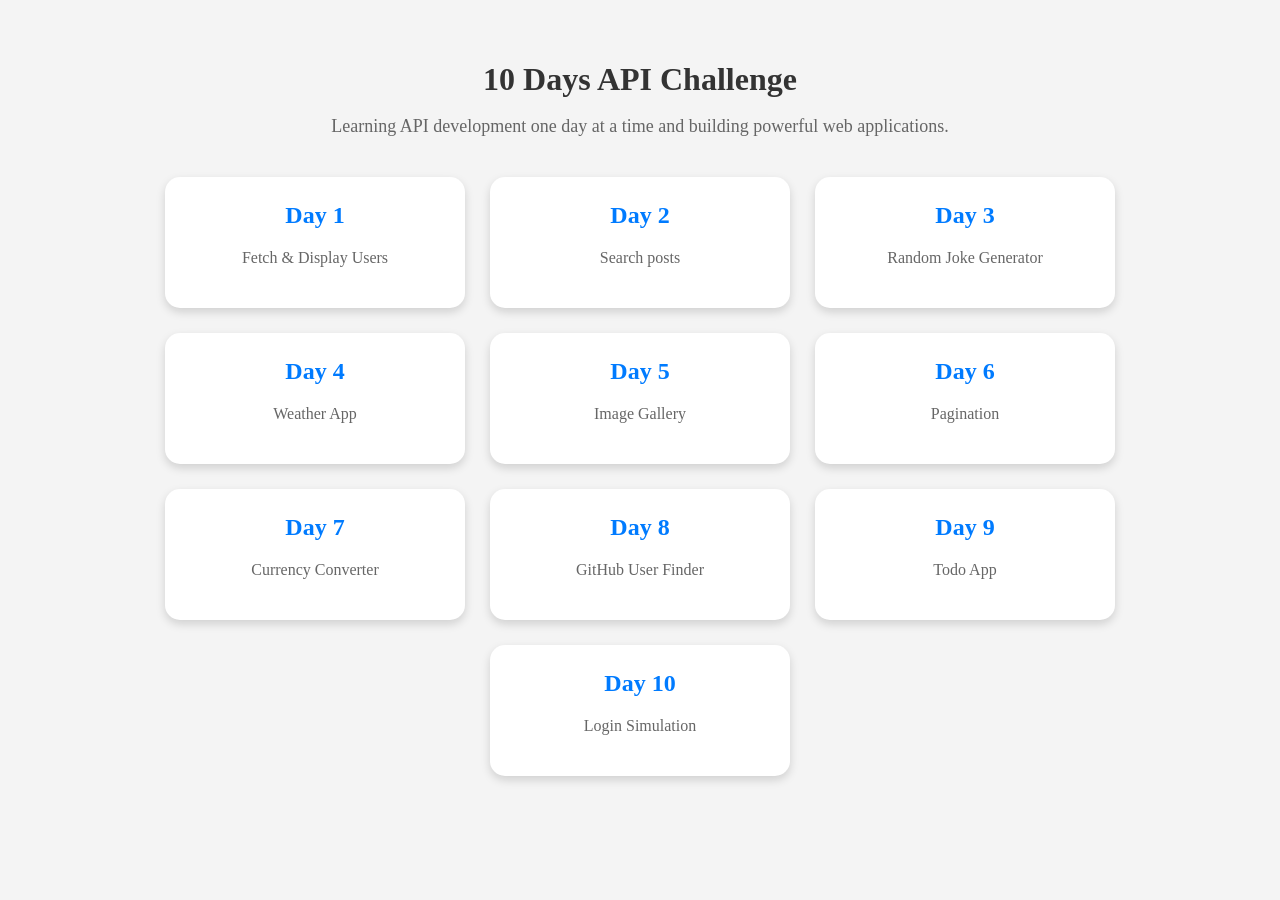
<file: index.html>
<!DOCTYPE html>
<html lang="en">
<head>
    <meta charset="UTF-8">
    <meta name="viewport" content="width=device-width, initial-scale=1.0">
    <title>10 Days API Challenge</title>
    <link rel="stylesheet" href="style.css">
</head>
<body>

    <div class="container">
        <h1> 10 Days API Challenge</h1>
        <p class="subtitle">
            Learning API development one day at a time and building powerful web applications.
        </p>
        <div class="cards">
            <a href="Day 1/index.html" class="day-card">
                <h2>Day 1</h2>
                <p>Fetch & Display Users </p>
            </a>
            <a href="Day 2/index.html" class="day-card">
                <h2>Day 2</h2>
                <p>Search posts  </p>
            </a>
             <a href="Day 3/index.html" class="day-card">
                <h2>Day 3</h2>
                <p>Random Joke Generator </p>
            </a>   
             <a href="Day 4/index.html" class="day-card">
                <h2>Day 4</h2>
                <p>Weather App </p>
            </a>   
            <a href="Day 5/index.html" class="day-card">
                <h2>Day 5</h2>
                <p>Image Gallery </p>
            </a>
            <a href="Day 6/index.html" class="day-card">
                <h2>Day 6</h2>
                <p>Pagination</p>
            </a>
              <a href="Day 7/index.html" class="day-card">
                <h2>Day 7</h2>
                <p> Currency Converter</p>
            </a>
            <a href="Day 8/index.html" class="day-card">
                <h2>Day 8</h2>
                <p>GitHub User Finder</p>
            </a>
            <a href="Day 9/index.html" class="day-card">
                <h2>Day 9</h2>
                <p>Todo App</p>
            </a>
             <a href="Day 10/index.html" class="day-card">
                <h2>Day 10</h2>
                <p> Login Simulation</p>
            </a>

        </div>
    </div>

</body>
</html>
</file>
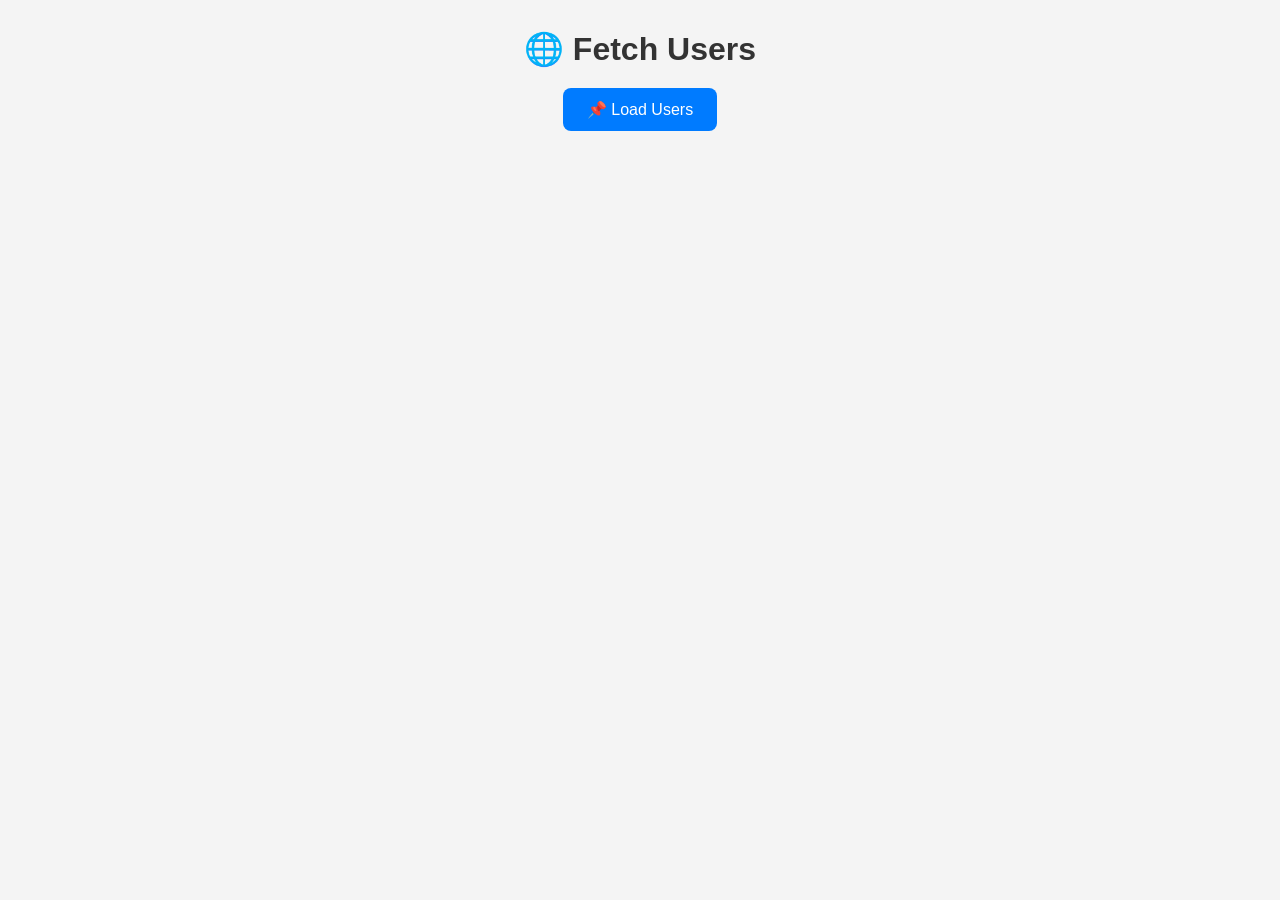
<file: Day 1/index.html>
<!DOCTYPE html>
<html>
<head>
    <title>Day 1 Fetch Users</title>
    <link rel="stylesheet" href="style.css">
</head>
<body>

    <h1> 🌐 Fetch Users</h1>

    <button id="loadBtn">
        📌 Load Users
    </button>

    <div id="users"></div>

    <script src="script.js"></script>

</body>
</html>
</file>
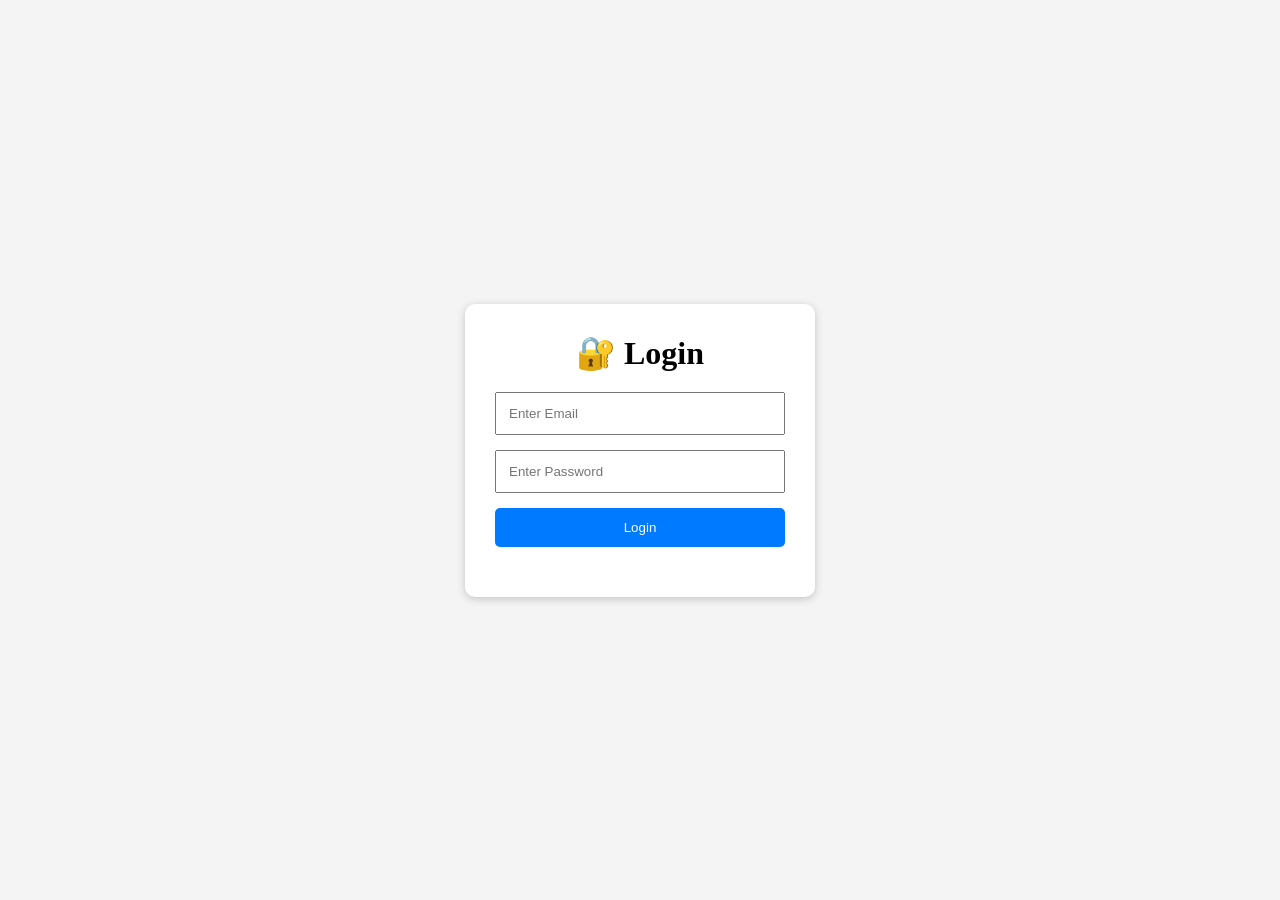
<file: Day 10/index.html>
<!DOCTYPE html>
<html lang="en">
<head>
    <meta charset="UTF-8">
    <meta name="viewport" content="width=device-width, initial-scale=1.0">
    <title>Day 10 - Login Simulation</title>
    <link rel="stylesheet" href="style.css">
</head>
<body>
<div class="container">
    <h1>🔐 Login</h1>
    <input
        type="email"
        id="email"
        placeholder="Enter Email">
    <input
        type="password"
        id="password"
        placeholder="Enter Password">
    <button id="loginBtn">
        Login
    </button>
    <div id="message"></div>
</div>
<script src="script.js"></script>
</body>
</html>
</file>
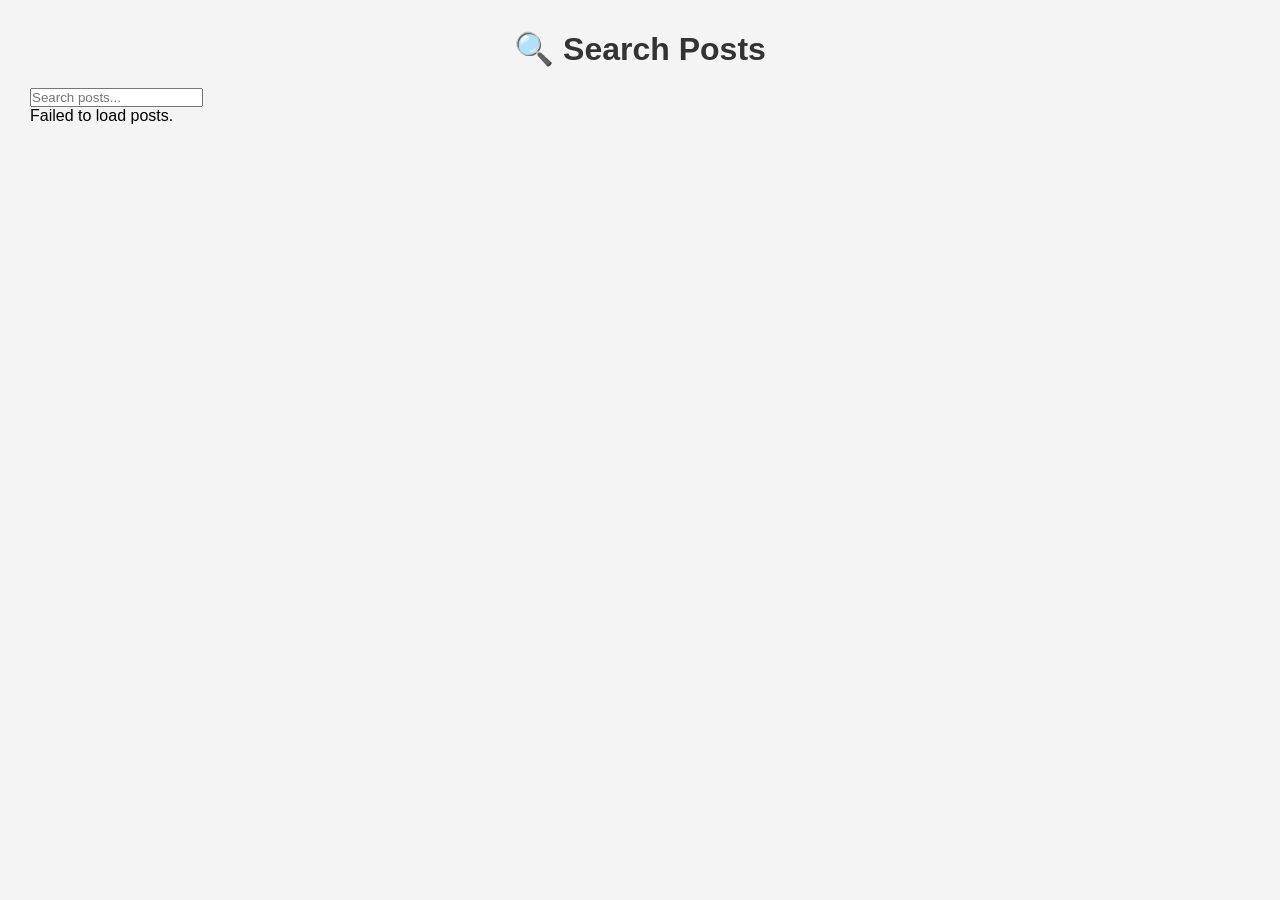
<file: Day 2/index.html>
<!DOCTYPE html>
<html lang="en">
<head>
    <meta charset="UTF-8">
    <meta name="viewport" content="width=device-width, initial-scale=1.0">
    <title> Day 2 Search posts  </title>
    <link rel="stylesheet" href="style.css">
</head>
<body>

    <h1>🔍 Search Posts</h1>
    <input type="text" id="searchInput" placeholder="Search posts...">
    <div id="results"></div>
    <script src="script.js"></script>
</body>
</html>
</file>
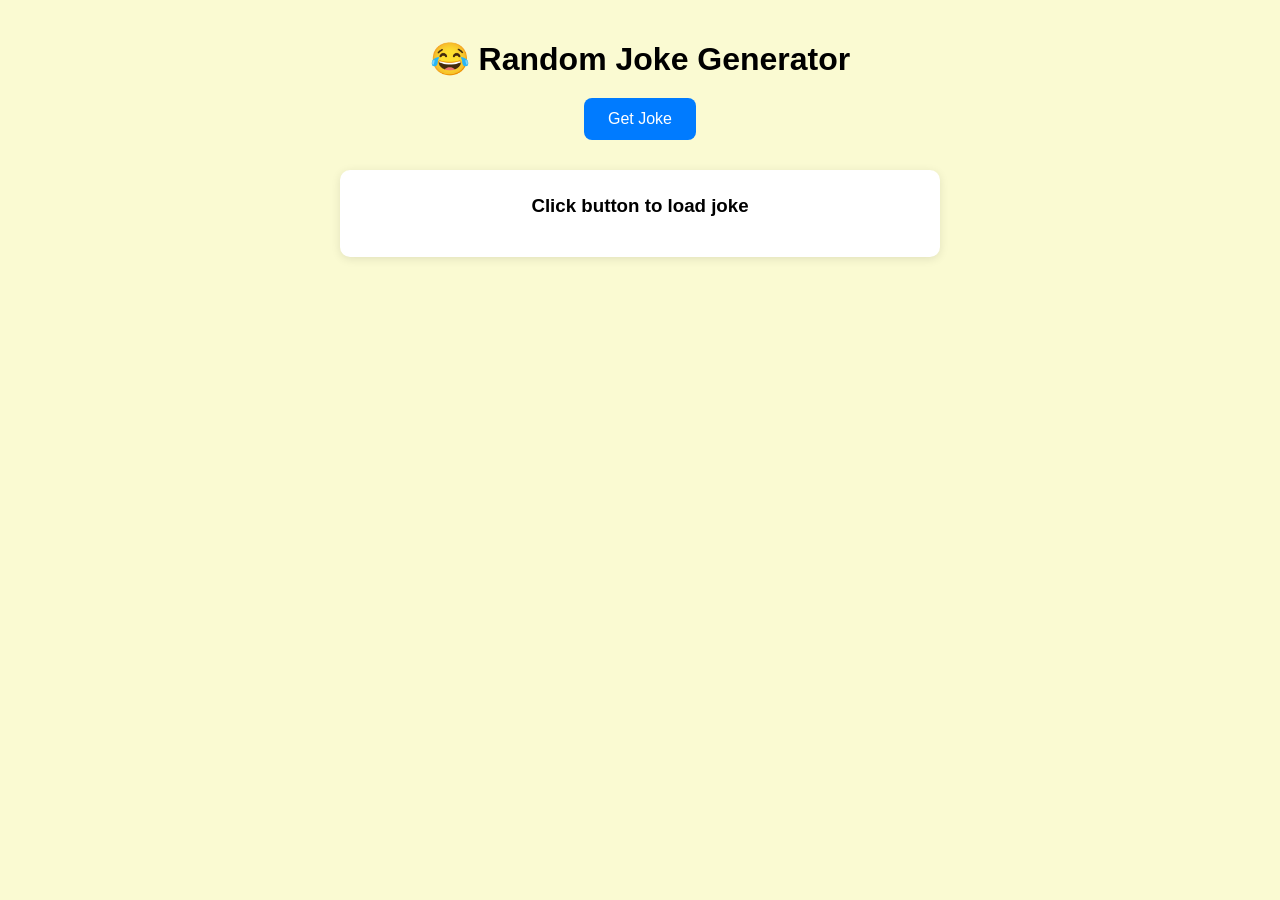
<file: Day 3/index.html>
<!DOCTYPE html>
<html>
<head>
    <title>Day 3 - Joke Generator</title>
    <link rel="stylesheet" href="style.css">
</head>
<body>

    <h1>😂 Random Joke Generator</h1>

    <button id="jokeBtn">
        Get Joke
    </button>

    <div class="joke-box">
        <h3 id="setup">
            Click button to load joke
        </h3>

        <p id="punchline"></p>
    </div>

    <script src="script.js"></script>

</body>
</html>
</file>
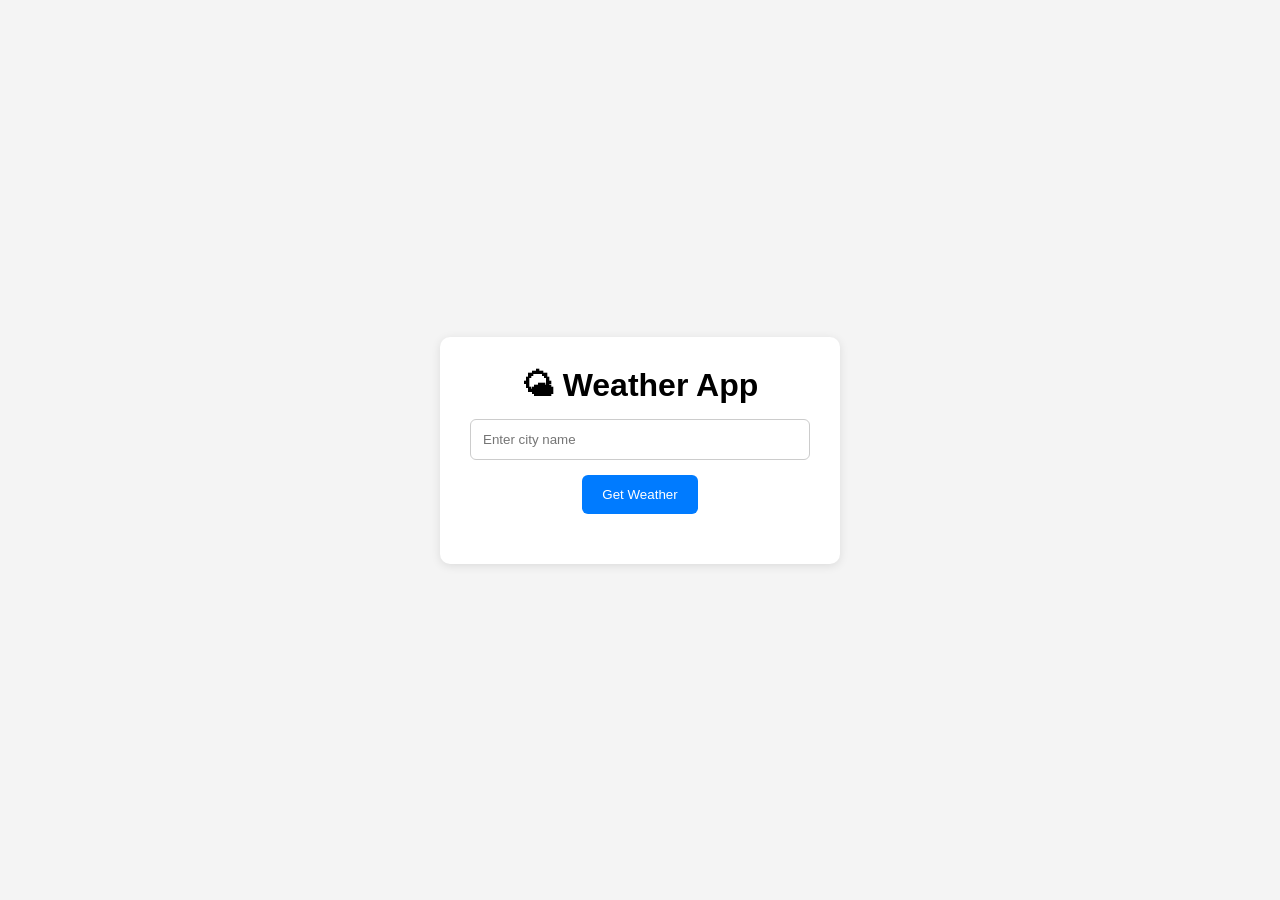
<file: Day 4/index.html>
<!DOCTYPE html>
<html lang="en">
<head>
    <meta charset="UTF-8">
    <meta name="viewport" content="width=device-width, initial-scale=1.0">
    <title>Day 4 - Weather App</title>
    <link rel="stylesheet" href="style.css">
</head>
<body>
    <div class="container">
        <h1>🌤 Weather App</h1>
        <input
            type="text"
            id="cityInput"
            placeholder="Enter city name"
        >
        <button id="weatherBtn">
            Get Weather
        </button>
        <div id="weatherResult"></div>
    </div>
    <script src="script.js"></script>
</body>
</html>
</file>
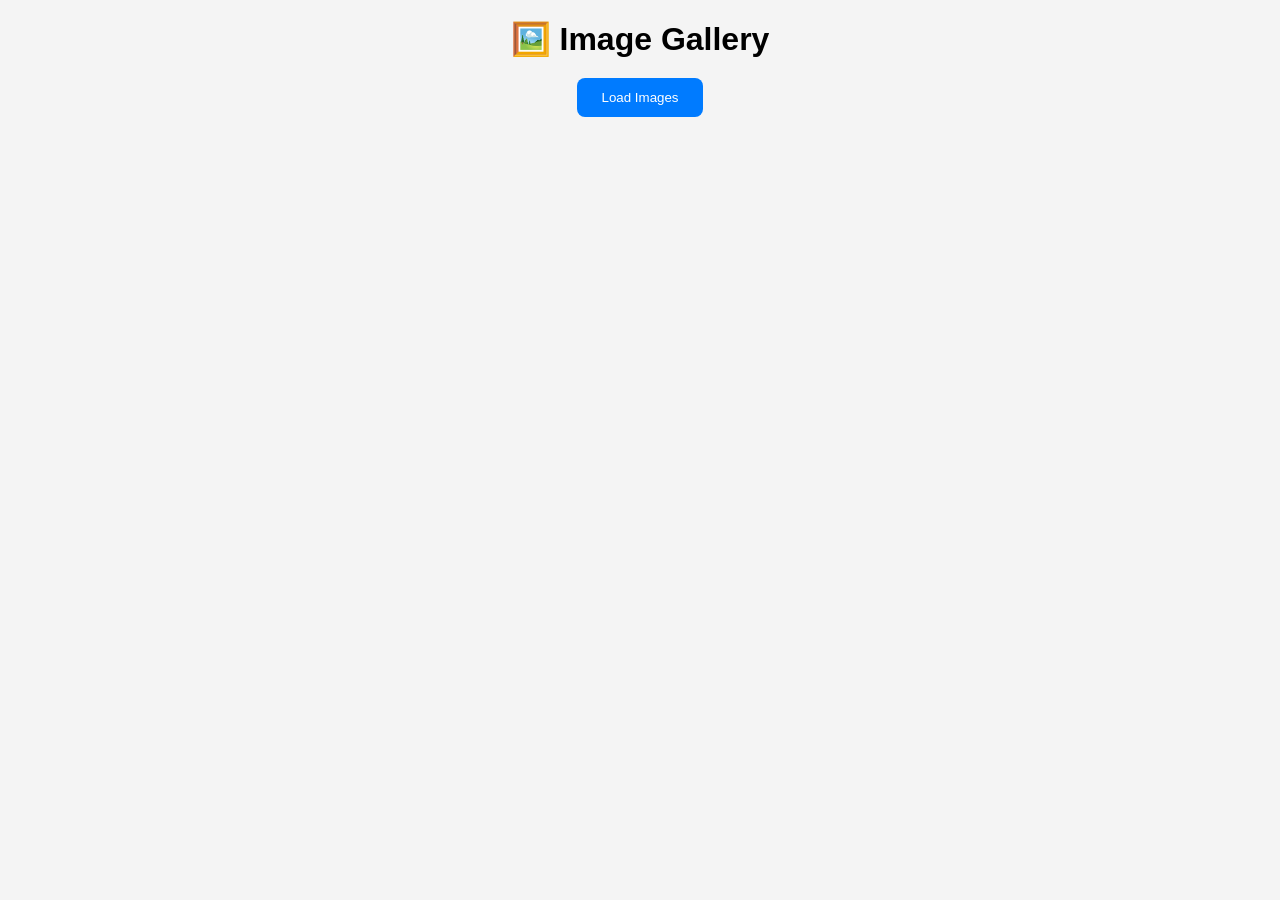
<file: Day 5/index.html>
<!DOCTYPE html>
<html lang="en">
<head>
    <meta charset="UTF-8">
    <meta name="viewport" content="width=device-width, initial-scale=1.0">
    <title>Day 5 - Image Gallery</title>
    <link rel="stylesheet" href="style.css">
</head>
<body>
    <h1>🖼️ Image Gallery</h1>
    <button id="loadBtn">
        Load Images
    </button>
    <div id="gallery"></div>
    <script src="script.js"></script>
</body>
</html>
</file>
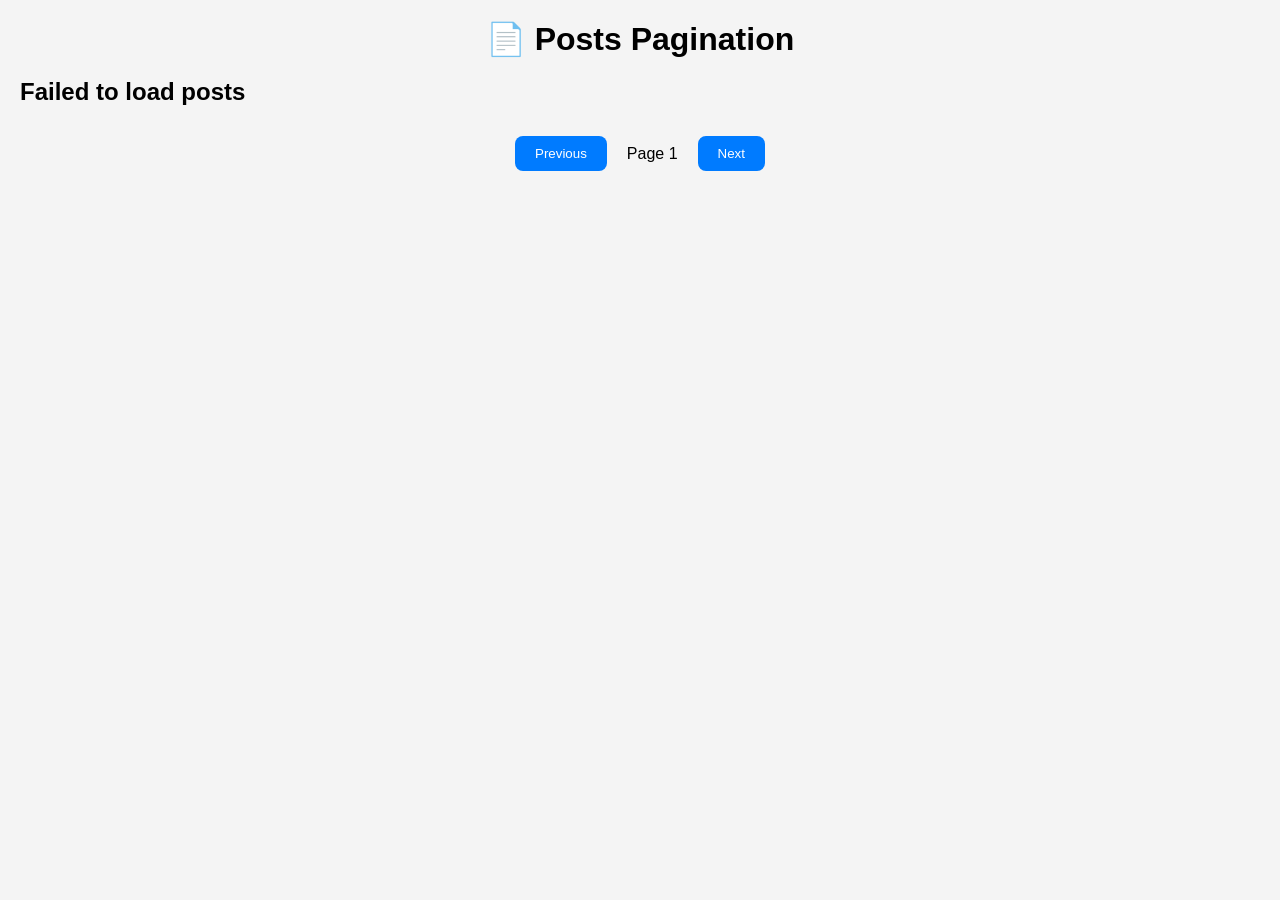
<file: Day 6/index.html>
<!DOCTYPE html>
<html lang="en">
<head>
    <meta charset="UTF-8">
    <meta name="viewport" content="width=device-width, initial-scale=1.0">
    <title>Day 6 - Pagination</title>
    <link rel="stylesheet" href="style.css">
</head>
<body>

    <h1>📄 Posts Pagination</h1>

    <div id="gallery"></div>

    <div class="buttons">
        <button id="prevBtn">Previous</button>

        <span id="pageNumber">Page 1</span>

        <button id="nextBtn">Next</button>
    </div>

    <script src="script.js"></script>

</body>
</html>
</file>
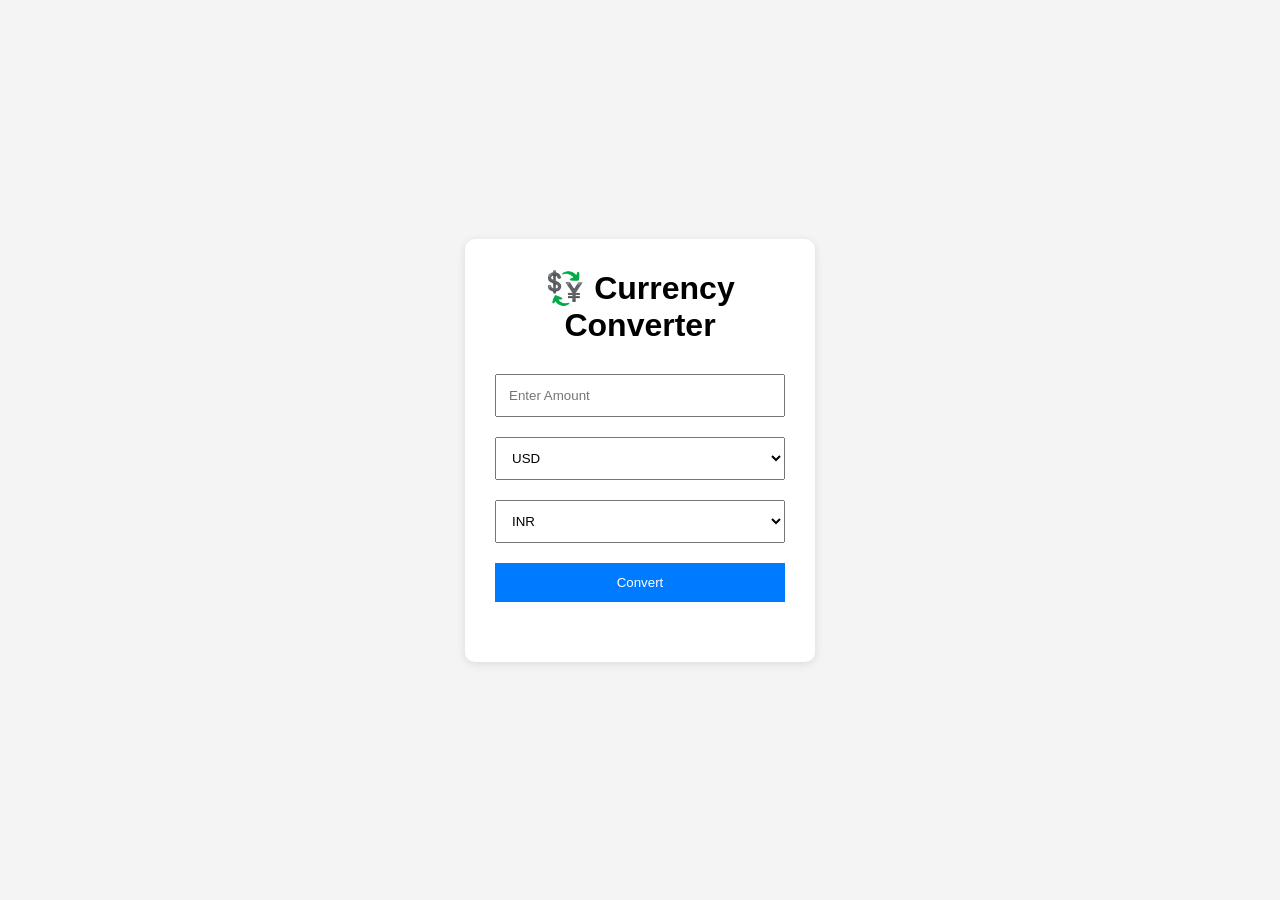
<file: Day 7/index.html>
<!DOCTYPE html>
<html lang="en">
<head>
    <meta charset="UTF-8">
    <meta name="viewport" content="width=device-width, initial-scale=1.0">
    <title>Day 7 - Currency Converter</title>
    <link rel="stylesheet" href="style.css">
</head>
<body>

    <div class="container">

        <h1>💱 Currency Converter</h1>

        <input
            type="number"
            id="amount"
            placeholder="Enter Amount"
        >

        <select id="fromCurrency">
            <option value="USD">USD</option>
            <option value="INR">INR</option>
            <option value="EUR">EUR</option>
            <option value="GBP">GBP</option>
        </select>

        <select id="toCurrency">
            <option value="INR">INR</option>
            <option value="USD">USD</option>
            <option value="EUR">EUR</option>
            <option value="GBP">GBP</option>
        </select>

        <button id="convertBtn">
            Convert
        </button>

        <h2 id="result"></h2>

    </div>

    <script src="script.js"></script>

</body>
</html>
</file>
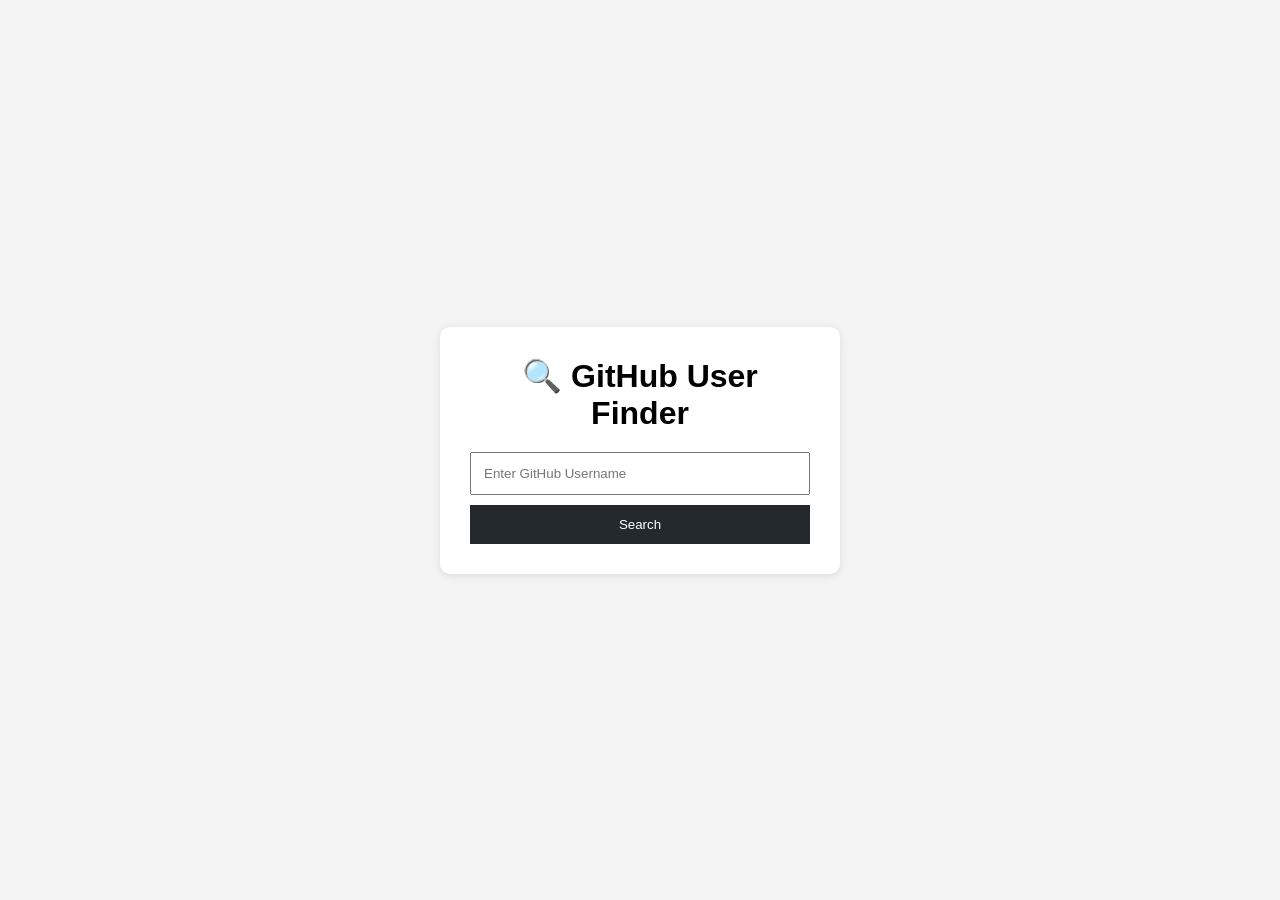
<file: Day 8/index.html>
<!DOCTYPE html>
<html lang="en">
<head>
    <meta charset="UTF-8">
    <meta name="viewport" content="width=device-width, initial-scale=1.0">
    <title>GitHub User Finder</title>
    <link rel="stylesheet" href="style.css">
</head>
<body>
    <div class="container">
        <h1>🔍 GitHub User Finder</h1>
        <input
            type="text"
            id="username"
            placeholder="Enter GitHub Username"
        >
        <button id="searchBtn">
            Search
        </button>
        <div id="result"></div>
    </div>
    <script src="script.js"></script>
</body>
</html>
</file>
<file: style.css>
body {
    margin: 0;
    font-family: times, sans-serif;
    background-color: #f4f4f4;
}

.container {
    max-width: 1000px;
    margin: auto;
    padding: 40px 20px;
    text-align: center;
}

h1 {
    color: #333;
    margin-bottom: 10px;
}

.subtitle {
    color: #666;
    margin-bottom: 40px;
    font-size: 18px;
}

.cards {
    display: flex;
    justify-content: center;
    gap: 25px;
    flex-wrap: wrap;
}

.day-card {
    background-color: white;
    width: 250px;
    padding: 25px;
    border-radius: 15px;
    text-decoration: none;
    color: #333;
    box-shadow: 0 4px 10px rgba(0,0,0,0.15);
    transition: 0.3s;
}

.day-card:hover {
    transform: translateY(-8px);
}

.day-card h2 {
    margin-top: 0;
    color: #007bff;
}

.day-card p {
    color: #666;
}
</file>
<file: Day 1/style.css>
*{
    margin: 0;
    padding: 0;
    box-sizing: border-box;
}

body{
    font-family: Helvetica, sans-serif;
    background-color: #f4f4f4;
    padding: 30px;
}

h1{
    text-align: center;
    margin-bottom: 20px;
    color: #333;
}

#loadBtn{
    display: block;
    margin: 0 auto 30px;
    padding: 12px 24px;
    border: none;
    background-color: #007bff;
    color: white;
    font-size: 16px;
    border-radius: 8px;
    cursor: pointer;
    transition: 0.3s;
}

#loadBtn:hover{
    background-color: #0056b3;
}

#users{
    display: grid;
    grid-template-columns: repeat(auto-fit, minmax(280px, 1fr));
    gap: 20px;
}

.user-card{
    background-color: white;
    padding: 20px;
    border-radius: 10px;
    box-shadow: 0 2px 8px rgba(0,0,0,0.1);
    transition: 0.3s;
}

.user-card:hover{
    transform: translateY(-5px);
}

.user-card h3{
    color: #007bff;
    margin-bottom: 10px;
}

.user-card p{
    margin: 8px 0;
    color: #555;
}
</file>
<file: Day 10/style.css>
*{
    margin:0;
    padding:0;
    box-sizing:border-box;
}

body{
    font-family:'Times New Roman', Times, serif,sans-serif;
    background:#f4f4f4;
    display:flex;
    justify-content:center;
    align-items:center;
    min-height:100vh;
}

.container{
    background:white;
    padding:30px;
    width:350px;
    border-radius:10px;
    box-shadow:0 2px 8px rgba(0,0,0,.2);
}

h1{
    text-align:center;
    margin-bottom:20px;
}

input{
    width:100%;
    padding:12px;
    margin-bottom:15px;
}

button{
    width:100%;
    padding:12px;
    border:none;
    background:#007bff;
    color:white;
    cursor:pointer;
    border-radius:5px;
}

button:hover{
    background:#0056b3;
}

#message{
    margin-top:20px;
    text-align:center;
    font-weight:bold;
}
</file>
<file: Day 2/style.css>
*{
    margin: 0;
    padding: 0;
    box-sizing: border-box;
}
body{
    font-family: Helvetica, sans-serif;
    background-color: #f4f4f4;
    padding: 30px;
}
h1{
    text-align: center;
    margin-bottom: 20px;
    color: #333;
}
#searchbox {
    width:100%;
    max-width:500px;
    display:block;
    margin:0 auto 20px;
    padding:12px;
    font-size:16px;
    border:1px solid #ccc;
    border-radius:8px;
}
#postsContainer{
    display:grid;
    gap:15px;
}

.post-card{
    background:white;
    padding:15px;
    border-radius:10px;
    box-shadow:0 2px 8px rgba(0,0,0,0.1);
}

.post-card h3{
    color:#007bff;
}
</file>
<file: Day 3/style.css>
*{
    margin:0;
    padding:0;
    box-sizing:border-box;
}

body{
    font-family:'Gill Sans', 'Gill Sans MT', Calibri, 'Trebuchet MS', sans-serif, sans-serif;
    background:lightgoldenrodyellow;
    text-align:center;
    padding:40px;
}
h1{
    margin-bottom:20px;
}
button{
    padding:12px 24px;
    border:none;
    border-radius:8px;
    background:#007bff;
    color:white;
    cursor:pointer;
    font-size:16px;
}
button:hover{
    background:#0056b3;
}
.joke-box{
    max-width:600px;
    margin:30px auto;
    background:white;
    padding:25px;
    border-radius:10px;
    box-shadow:0 2px 10px rgba(0,0,0,0.1);
}
#setup{
    margin-bottom:15px;
}
</file>
<file: Day 4/style.css>
*{
    margin:0;
    padding:0;
    box-sizing:border-box;
}

body{
    font-family:Arial,sans-serif;
    background:#f4f4f4;
    display:flex;
    justify-content:center;
    align-items:center;
    min-height:100vh;
}

.container{
    background:white;
    padding:30px;
    border-radius:10px;
    box-shadow:0 2px 10px rgba(0,0,0,0.1);
    text-align:center;
    width:400px;
}

input{
    width:100%;
    padding:12px;
    margin:15px 0;
    border:1px solid #ccc;
    border-radius:6px;
}

button{
    padding:12px 20px;
    border:none;
    background:#007bff;
    color:white;
    border-radius:6px;
    cursor:pointer;
}

button:hover{
    background:#0056b3;
}

#weatherResult{
    margin-top:20px;
}
</file>
<file: Day 5/style.css>
*{
    margin:0;
    padding:0;
    box-sizing:border-box;
}
body{
    font-family:Arial,sans-serif;
    background:#f4f4f4;
    padding:20px;
}
h1{
    text-align:center;
    margin-bottom:20px;
}
#loadBtn{
    display:block;
    margin:0 auto 20px;
    padding:12px 24px;
    border:none;
    border-radius:8px;
    background:#007bff;
    color:white;
    cursor:pointer;
}
#gallery{
    display:grid;
    grid-template-columns:
    repeat(auto-fit,minmax(280px,1fr));
    gap:20px;
}
.card{
    background:white;
    border-radius:10px;
    overflow:hidden;
    box-shadow:0 2px 8px rgba(0,0,0,0.1);
}
.card img{
    width:100%;
    height:250px;
    object-fit:cover;
    transition:0.3s;
}
.card img:hover{
    transform:scale(1.05);
}
.card h3{
    padding:10px;
    font-size:16px;
}
</file>
<file: Day 6/style.css>
*{
    margin:0;
    padding:0;
    box-sizing:border-box;
}
body{
    font-family:'Segoe UI', Tahoma, Geneva, Verdana, sans-serif;
    padding:20px;
    background:#f4f4f4;
}
h1{
    text-align:center;
    margin-bottom:20px;
}
#gallery{
    display:grid;
    grid-template-columns:repeat(auto-fit,minmax(250px,1fr));
    gap:20px;
}
.card{
    background:white;
    padding:20px;
    border-radius:10px;
    box-shadow:0 2px 8px rgba(0,0,0,0.1);
    text-justify:auto;
}
.card h3{
    margin-bottom:10px;
    color:#007bff;
}
.buttons{
    margin-top:30px;
    display:flex;
    justify-content:center;
    align-items:center;
    gap:20px;
}
button{
    padding:10px 20px;
    border:none;
    border-radius:8px;
    background:#007bff;
    color:white;
    cursor:pointer;
}
button:hover{
    background:#0056b3;
}
button:disabled{
    background:gray;
    cursor:not-allowed;
}
</file>
<file: Day 7/style.css>
*{
    margin:0;
    padding:0;
    box-sizing:border-box;
}
body{
    font-family:Arial,sans-serif;
    background:#f4f4f4;
    display:flex;
    justify-content:center;
    align-items:center;
    min-height:100vh;
}
.container{
    background:white;
    padding:30px;
    border-radius:10px;
    width:350px;
    box-shadow:0 2px 10px rgba(0,0,0,0.1);
}
h1{
    text-align:center;
    margin-bottom:20px;
}
input,
select,
button{
    width:100%;
    padding:12px;
    margin:10px 0;
}
button{
    border:none;
    background:#007bff;
    color:white;
    cursor:pointer;
}
button:hover{
    background:#0056b3;
}
#result{
    margin-top:20px;
    text-align:center;
}
</file>
<file: Day 8/style.css>
*{
    margin:0;
    padding:0;
    box-sizing:border-box;
}

body{
    font-family:Arial,sans-serif;
    background:#f4f4f4;
    display:flex;
    justify-content:center;
    align-items:center;
    min-height:100vh;
}

.container{
    background:white;
    padding:30px;
    width:400px;
    border-radius:10px;
    box-shadow:0 2px 10px rgba(0,0,0,0.1);
}

h1{
    text-align:center;
    margin-bottom:20px;
}

input{
    width:100%;
    padding:12px;
    margin-bottom:10px;
}

button{
    width:100%;
    padding:12px;
    border:none;
    background:#24292e;
    color:white;
    cursor:pointer;
}

.profile{
    text-align:center;
    margin-top:20px;
}

.profile img{
    width:120px;
    border-radius:50%;
    margin-bottom:10px;
}

.profile a{
    display:inline-block;
    margin-top:10px;
}
</file>
